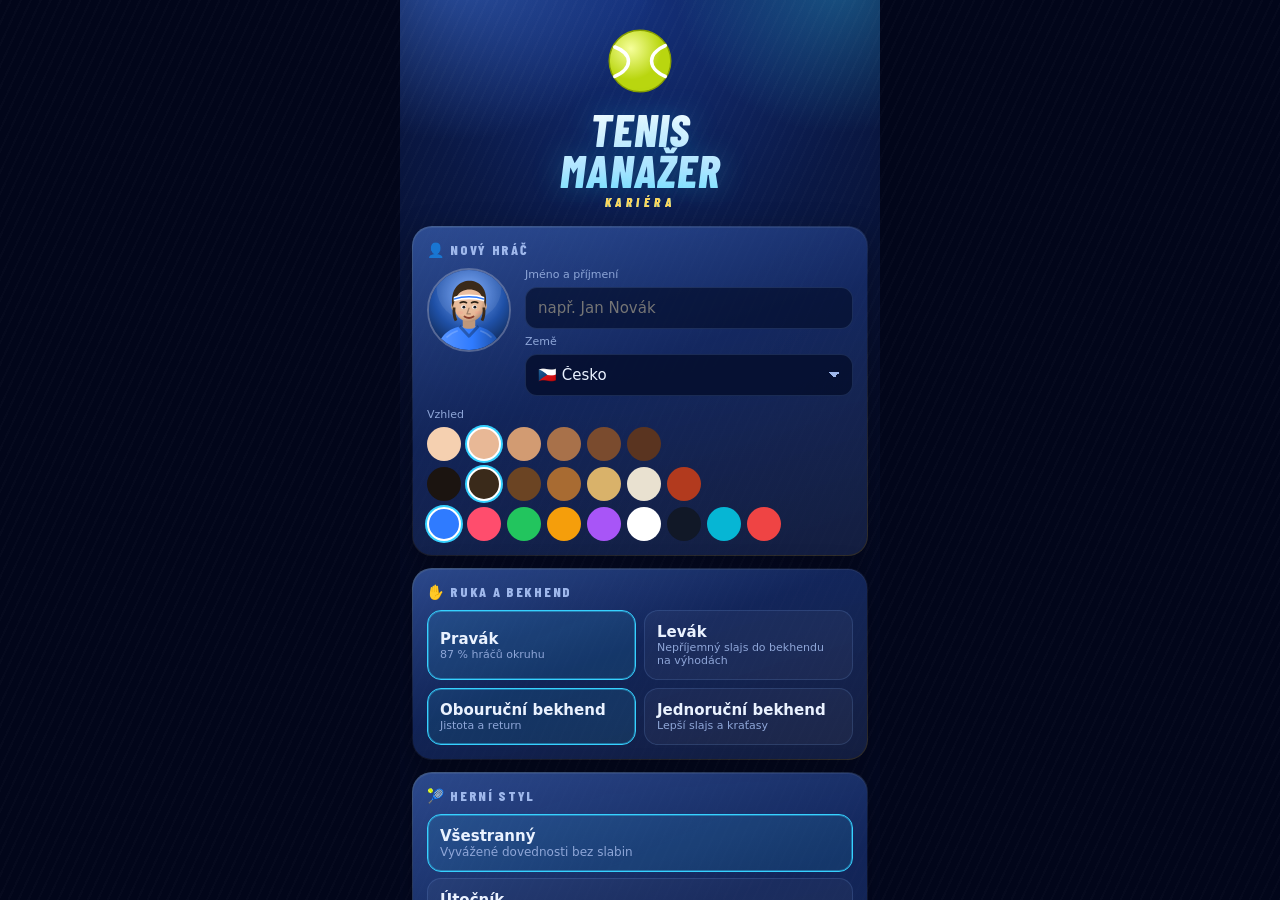
<file: index.html>
<!DOCTYPE html>
<html lang="cs"><head><meta charset="utf-8"><meta name="viewport" content="width=device-width,initial-scale=1,viewport-fit=cover"><meta name="theme-color" content="#060d24">
<meta name="apple-mobile-web-app-capable" content="yes"><meta name="mobile-web-app-capable" content="yes"><meta name="apple-mobile-web-app-status-bar-style" content="black-translucent"><meta name="apple-mobile-web-app-title" content="Tenis Manažer">
<title>Tenis Manažer – kariéra tenisty</title>
<link rel="icon" href="data:image/svg+xml,%3Csvg xmlns=%27http://www.w3.org/2000/svg%27 viewBox=%270 0 100 100%27%3E%3Ctext y=%27.9em%27 font-size=%2790%27%3E🎾%3C/text%3E%3C/svg%3E"><link rel="apple-touch-icon" href="icon-180.png"><link rel="manifest" href="manifest.webmanifest">
<link rel="stylesheet" href="css/app.css?v=84e4aa6c"><script>window.__bootErr=function(e){try{var s=document.getElementById('splash');if(!s)return;s.classList.remove('gone');var m=document.getElementById('serr');if(m)m.textContent='Hru se nepodařilo spustit:\n'+(e&&e.message?e.message:e)+(e&&e.stack?'\n'+String(e.stack).split('\n').slice(0,3).join('\n'):'');var p=s.querySelector('.sp2');if(p)p.style.display='none';}catch(x){}};
window.addEventListener('error',function(ev){console.error('ERR',ev.message);if(!window.S&&!document.querySelector('#app .view'))window.__bootErr(ev.error||ev.message);});</script></head><body><div id="splash"><svg width="84" height="84" viewBox="0 0 64 64"><defs><radialGradient id="sbg" cx="35%" cy="30%"><stop offset="0" stop-color="#fbffc8"/><stop offset=".6" stop-color="#d9ef2a"/><stop offset="1" stop-color="#8da300"/></radialGradient></defs><circle cx="32" cy="32" r="28" fill="url(#sbg)"/><path d="M10 14c10 8 10 28 0 36M54 14c-10 8-10 28 0 36" fill="none" stroke="#fff" stroke-width="3.4" stroke-linecap="round"/></svg><div class="sl">TENIS<br>MANAŽER<small>KARIÉRA</small></div><div class="sp2"></div><div class="hint">Načítám hru…<br><small>Pokud se nic neděje, otevři hru v Safari:<br><b>robertzechovsky639-ui.github.io/tenis-manazer</b></small></div><div class="err" id="serr"></div></div><div id="app"></div>
<script src="js/data.js?v=d7c40bd6"></script>
<script src="js/app.js?v=c66776d9"></script>
</body></html>
</file>
<file: css/app.css>
@font-face{font-family:'TMSport';font-style:italic;font-weight:800;font-display:swap;src:url([data-uri]) format('woff2');unicode-range:U+0100-02BA, U+02BD-02C5, U+02C7-02CC, U+02CE-02D7, U+02DD-02FF, U+0304, U+0308, U+0329, U+1D00-1DBF, U+1E00-1E9F, U+1EF2-1EFF, U+2020, U+20A0-20AB, U+20AD-20C4, U+2113, U+2C60-2C7F, U+A720-A7FF}
@font-face{font-family:'TMSport';font-style:italic;font-weight:800;font-display:swap;src:url([data-uri]) format('woff2');unicode-range:U+0000-00FF, U+0131, U+0152-0153, U+02BB-02BC, U+02C6, U+02DA, U+02DC, U+0304, U+0308, U+0329, U+2000-206F, U+20AC, U+2122, U+2191, U+2193, U+2212, U+2215, U+FEFF, U+FFFD}
@font-face{font-family:'TMSport';font-style:normal;font-weight:600;font-display:swap;src:url([data-uri]) format('woff2');unicode-range:U+0100-02BA, U+02BD-02C5, U+02C7-02CC, U+02CE-02D7, U+02DD-02FF, U+0304, U+0308, U+0329, U+1D00-1DBF, U+1E00-1E9F, U+1EF2-1EFF, U+2020, U+20A0-20AB, U+20AD-20C4, U+2113, U+2C60-2C7F, U+A720-A7FF}
@font-face{font-family:'TMSport';font-style:normal;font-weight:600;font-display:swap;src:url([data-uri]) format('woff2');unicode-range:U+0000-00FF, U+0131, U+0152-0153, U+02BB-02BC, U+02C6, U+02DA, U+02DC, U+0304, U+0308, U+0329, U+2000-206F, U+20AC, U+2122, U+2191, U+2193, U+2212, U+2215, U+FEFF, U+FFFD}
@font-face{font-family:'TMSport';font-style:normal;font-weight:800;font-display:swap;src:url([data-uri]) format('woff2');unicode-range:U+0100-02BA, U+02BD-02C5, U+02C7-02CC, U+02CE-02D7, U+02DD-02FF, U+0304, U+0308, U+0329, U+1D00-1DBF, U+1E00-1E9F, U+1EF2-1EFF, U+2020, U+20A0-20AB, U+20AD-20C4, U+2113, U+2C60-2C7F, U+A720-A7FF}
@font-face{font-family:'TMSport';font-style:normal;font-weight:800;font-display:swap;src:url([data-uri]) format('woff2');unicode-range:U+0000-00FF, U+0131, U+0152-0153, U+02BB-02BC, U+02C6, U+02DA, U+02DC, U+0304, U+0308, U+0329, U+2000-206F, U+20AC, U+2122, U+2191, U+2193, U+2212, U+2215, U+FEFF, U+FFFD}
:root{--bg:#060d24;--bg2:#0b1a42;--card:rgba(20,40,95,.55);--card2:rgba(30,60,135,.45);--line:rgba(120,170,255,.18);--txt:#eaf2ff;--mut:#8ea6d8;--acc:#36d1ff;--acc2:#ffd34d;--good:#3ee68a;--bad:#ff5d73;--warn:#ffb648;--r:16px}
*{box-sizing:border-box;-webkit-tap-highlight-color:transparent}
html{height:100%;height:-webkit-fill-available}
html,body{margin:0;height:100%;height:100dvh;min-height:100%;min-height:-webkit-fill-available;background:#030817;color:var(--txt);font-family:system-ui,-apple-system,"Segoe UI",Roboto,"Noto Sans",sans-serif;font-size:15px}
body{display:flex;justify-content:center}
#app{width:100%;max-width:480px;min-height:100%;position:relative;background:radial-gradient(120% 60% at 50% -10%,#1b3f9a 0%,#0b1a42 45%,#060d24 100%);overflow-x:hidden;padding-bottom:78px}
button{font:inherit;color:inherit;border:0;cursor:pointer;background:none}
input,select{font:inherit;color:var(--txt);background:rgba(5,15,45,.7);border:1px solid var(--line);border-radius:12px;padding:11px 12px;width:100%;outline:none}
input:focus,select:focus{border-color:var(--acc)}
.top{position:sticky;top:0;z-index:20;display:flex;align-items:center;gap:8px;padding:10px 12px;background:linear-gradient(180deg,rgba(6,13,36,.97),rgba(6,13,36,.82));backdrop-filter:blur(8px);border-bottom:1px solid var(--line)}
.top .wk{font-weight:800;font-size:13px;line-height:1.1}.top .wk small{display:block;color:var(--mut);font-weight:500;font-size:11px}
.pill{display:inline-flex;align-items:center;gap:5px;padding:5px 9px;border-radius:999px;background:rgba(255,255,255,.07);border:1px solid var(--line);font-size:12.5px;font-weight:700;white-space:nowrap}
.pill.gold{color:var(--acc2)}.pill.cy{color:var(--acc)}
.sp{flex:1}
.view{padding:12px 12px 20px;animation:fade .25s ease}
@keyframes fade{from{opacity:0;transform:translateY(6px)}to{opacity:1;transform:none}}
.card{background:linear-gradient(160deg,var(--card2),var(--card));border:1px solid var(--line);border-radius:var(--r);padding:14px;margin-bottom:12px;box-shadow:0 8px 30px rgba(0,0,0,.25),inset 0 1px 0 rgba(255,255,255,.06);position:relative;overflow:hidden}
.card h3{margin:0 0 10px;font-size:13px;letter-spacing:.08em;text-transform:uppercase;color:var(--mut);display:flex;align-items:center;gap:8px}
.card h3 .sp{flex:1}
.row{display:flex;align-items:center;gap:10px}.col{display:flex;flex-direction:column;gap:6px}
.mut{color:var(--mut)}.small{font-size:12px}.tiny{font-size:11px}.b{font-weight:800}.c{text-align:center}.r{text-align:right}
.good{color:var(--good)}.bad{color:var(--bad)}.warn{color:var(--warn)}.gold{color:var(--acc2)}.cy{color:var(--acc)}
.btn{display:inline-flex;align-items:center;justify-content:center;gap:8px;padding:12px 16px;border-radius:14px;font-weight:800;letter-spacing:.02em;background:linear-gradient(180deg,#3fb7ff,#1f6fe6);box-shadow:0 6px 18px rgba(31,111,230,.45),inset 0 1px 0 rgba(255,255,255,.35);transition:transform .08s,filter .2s;text-transform:uppercase;font-size:14px}
.btn:active{transform:scale(.97)}.btn:disabled{filter:grayscale(1) brightness(.6);cursor:not-allowed}
.btn.big{width:100%;padding:16px;font-size:16px;border-radius:16px}
.btn.gold{background:linear-gradient(180deg,#ffe27a,#f2a514);color:#2b1a00;box-shadow:0 6px 18px rgba(242,165,20,.4),inset 0 1px 0 rgba(255,255,255,.6)}
.btn.green{background:linear-gradient(180deg,#5ef0a0,#14a85a);color:#032112}
.btn.ghost{background:rgba(255,255,255,.07);box-shadow:none;border:1px solid var(--line);text-transform:none;font-weight:700}
.btn.red{background:linear-gradient(180deg,#ff7b8d,#d6304a)}
.btn.sm{padding:8px 11px;font-size:12px;border-radius:11px;min-height:40px}
.nav{position:fixed;bottom:0;left:50%;transform:translateX(-50%);width:100%;max-width:480px;display:flex;z-index:30;background:linear-gradient(0deg,rgba(4,9,28,.99),rgba(8,18,50,.95));border-top:1px solid var(--line);padding:6px 4px calc(6px + env(safe-area-inset-bottom))}
.nav button{flex:1;display:flex;flex-direction:column;align-items:center;gap:2px;font-size:10.5px;color:var(--mut);padding:5px 0;border-radius:12px;font-weight:700}
.nav button .i{font-size:21px;filter:grayscale(.6);transition:transform .2s}
.nav button.on{color:#fff;background:rgba(54,209,255,.12)}.nav button.on .i{filter:none;transform:translateY(-2px) scale(1.1)}
.bar{height:8px;border-radius:99px;background:rgba(255,255,255,.08);overflow:hidden;position:relative}
.bar>i{display:block;height:100%;border-radius:99px;background:linear-gradient(90deg,#2a8cff,#36d1ff);transition:width .5s}
.bar.en>i{background:linear-gradient(90deg,#ff5d73,#ffb648 40%,#3ee68a 75%)}
.bar.xp{height:4px;margin-top:3px}.bar.xp>i{background:linear-gradient(90deg,#ffd34d,#ff9f2e)}
/* level bars like segmented */
.lvl{display:grid;grid-template-columns:78px 1fr 34px;align-items:center;gap:8px;margin:7px 0}
.lvl .nm{font-size:12.5px;color:var(--mut);font-weight:700}
.lvl .v{font-weight:900;text-align:right;font-size:15px}
.seg{display:flex;gap:2px;height:10px}
.seg span{flex:1;border-radius:2px;background:rgba(255,255,255,.08)}
.seg span.on{background:linear-gradient(180deg,#5fe0ff,#2076ff);box-shadow:0 0 6px rgba(54,209,255,.5)}
.seg span.hi{background:linear-gradient(180deg,#ffe27a,#f2a514);box-shadow:0 0 6px rgba(255,211,77,.5)}
.ov{width:86px;height:86px;border-radius:50%;display:grid;place-items:center;position:relative;flex:none}
.ov b{font-size:30px;font-weight:900;line-height:1}.ov small{font-size:9px;color:var(--mut);letter-spacing:.1em;text-transform:uppercase;display:block;text-align:center}
.avatar{border-radius:50%;background:radial-gradient(circle at 50% 35%,#3a6fe0,#132a66);border:2px solid rgba(255,255,255,.25);overflow:hidden;flex:none}
.tier{display:inline-flex;align-items:center;justify-content:center;padding:3px 7px;border-radius:7px;font-size:10.5px;font-weight:900;color:#06102a;letter-spacing:.03em;min-width:40px}
.surf{display:inline-flex;align-items:center;gap:4px;padding:3px 8px;border-radius:7px;font-size:11px;font-weight:800;color:#fff}
.ev{display:flex;gap:10px;align-items:center;padding:11px;border-radius:14px;background:rgba(255,255,255,.04);border:1px solid var(--line);margin-bottom:8px;transition:background .2s}
.ev.sel{border-color:var(--acc2);background:rgba(255,211,77,.08);box-shadow:0 0 0 1px rgba(255,211,77,.3) inset}
.ev .ic{width:44px;height:44px;border-radius:12px;display:grid;place-items:center;font-size:22px;flex:none}
.ev .t{flex:1;min-width:0}.ev .t b{display:block;font-size:14.5px;white-space:nowrap;overflow:hidden;text-overflow:ellipsis}
.chips{display:flex;gap:6px;flex-wrap:wrap;margin-top:4px}
.tabs{display:flex;gap:6px;background:rgba(255,255,255,.05);padding:4px;border-radius:13px;margin-bottom:12px}
.tabs button{flex:1;padding:8px 4px;border-radius:10px;font-size:12.5px;font-weight:800;color:var(--mut)}
.tabs button.on{background:linear-gradient(180deg,#2f8bff,#1d5fd0);color:#fff;box-shadow:0 3px 10px rgba(31,111,230,.4)}
table{width:100%;border-collapse:collapse}
.rk td{padding:8px 5px;border-bottom:1px solid rgba(255,255,255,.05);font-size:13px}
.rk tr.me td{background:rgba(255,211,77,.12)}.rk tr.cz td:first-child{box-shadow:inset 3px 0 0 #36d1ff}
.rk tr{cursor:pointer}
.mv{font-size:10px;font-weight:800}
.news{padding:8px 0;border-bottom:1px solid rgba(255,255,255,.06);font-size:13px;line-height:1.35}
.news small{color:var(--mut);margin-right:6px}
.modal-bg{position:fixed;inset:0;background:rgba(0,4,16,.72);backdrop-filter:blur(4px);z-index:100;display:flex;align-items:flex-end;justify-content:center;animation:fade .2s}
.modal{width:100%;max-width:480px;max-height:92vh;overflow:auto;background:linear-gradient(180deg,#14306e,#0a173d);border:1px solid var(--line);border-radius:22px 22px 0 0;padding:18px 16px 22px;box-shadow:0 -10px 40px rgba(0,0,0,.5);animation:up .28s cubic-bezier(.2,.9,.3,1.2)}
@keyframes up{from{transform:translateY(40px);opacity:.3}to{transform:none;opacity:1}}
.modal h2{margin:0 0 12px;font-size:20px}
.toast{position:fixed;left:50%;top:70px;transform:translateX(-50%);z-index:200;background:linear-gradient(180deg,#203f8f,#132a66);border:1px solid rgba(54,209,255,.4);padding:10px 16px;border-radius:14px;font-weight:700;font-size:13.5px;animation:toast 2.6s forwards;max-width:90%;text-align:center;box-sizing:border-box}
.toast.toast-match{top:auto;bottom:calc(var(--mfoot-h,108px) + 8px)}
@keyframes toast{0%{opacity:0;transform:translate(-50%,-10px)}8%{opacity:1;transform:translate(-50%,0)}85%{opacity:1}100%{opacity:0}}
.grid2{display:grid;grid-template-columns:1fr 1fr;gap:8px}.grid3{display:grid;grid-template-columns:repeat(3,1fr);gap:8px}
.tile{background:rgba(255,255,255,.05);border:1px solid var(--line);border-radius:13px;padding:10px;text-align:center}
.tile b{display:block;font-size:20px;font-weight:900}.tile span{font-size:11px;color:var(--mut)}
.opt{padding:12px;border-radius:14px;border:1px solid var(--line);background:rgba(255,255,255,.04);text-align:left;width:100%}
.opt.on{border-color:var(--acc);background:rgba(54,209,255,.1);box-shadow:0 0 0 1px rgba(54,209,255,.4) inset}
.sw{width:34px;height:34px;border-radius:50%;border:2px solid transparent}.sw.on{border-color:#fff;box-shadow:0 0 0 2px var(--acc)}
.logo{font-weight:900;font-size:34px;letter-spacing:.02em;line-height:.95;text-align:center;background:linear-gradient(180deg,#fff,#9fd8ff);-webkit-background-clip:text;background-clip:text;color:transparent;text-shadow:0 0 30px rgba(54,209,255,.3)}
.logo small{display:block;font-size:13px;letter-spacing:.4em;color:var(--acc2);-webkit-text-fill-color:var(--acc2);margin-top:6px}
.map{width:100%;aspect-ratio:2/1;border-radius:14px;background:radial-gradient(100% 120% at 50% 0%,#123a86,#081a46 70%);border:1px solid var(--line);display:block}
.map .land{fill:#1d4aa6;stroke:#5fa8ff;stroke-width:.35;opacity:.85}
.map .dot{cursor:pointer;transition:r .2s}
.map .pulse{animation:pulse 1.6s infinite;transform-box:fill-box;transform-origin:center}
@keyframes pulse{0%{opacity:.9;transform:scale(1)}100%{opacity:0;transform:scale(3.2)}}
.wkstrip{display:flex;gap:5px;overflow-x:auto;padding:4px 2px 8px;scrollbar-width:none}
.wkstrip::-webkit-scrollbar{display:none}
.wkstrip button{flex:none;min-width:40px;padding:6px 4px;border-radius:10px;background:rgba(255,255,255,.05);border:1px solid var(--line);font-size:11px;font-weight:800;color:var(--mut);display:flex;flex-direction:column;align-items:center;gap:2px}
.wkstrip button.on{background:linear-gradient(180deg,#2f8bff,#1d5fd0);color:#fff}
.wkstrip button.now{border-color:var(--acc2)}
.wkstrip i{width:8px;height:8px;border-radius:50%;display:block}
/* match */
.mv-wrap{position:fixed;top:var(--app-vtop,0px);left:0;right:0;bottom:auto;width:100%;height:100%;height:100dvh;height:-webkit-fill-available;height:var(--app-vh,100dvh);max-height:var(--app-vh,100dvh);z-index:60;display:flex;justify-content:center;background:#030817;overflow:hidden}
.mview{width:100%;max-width:480px;height:100%;max-height:100%;min-height:0;display:flex;flex-direction:column;background:radial-gradient(130% 70% at 50% 0%,#173a8c,#071437 60%,#040b22);overflow:hidden}
.mbody{flex:1 1 auto;min-height:0;overflow-x:hidden;overflow-y:auto;-webkit-overflow-scrolling:touch;overscroll-behavior:contain;display:flex;flex-direction:column}
.mbody>*{flex:none}
.mbody>.court-wrap{flex:1 1 auto;min-height:140px}
.mfoot{flex:none;z-index:8;width:100%;max-width:100%;box-sizing:border-box;background:linear-gradient(0deg,rgba(4,11,34,1) 75%,rgba(4,11,34,.97));border-top:1px solid rgba(150,200,255,.18);padding-bottom:env(safe-area-inset-bottom,0px)}
.mhead{display:flex;align-items:center;gap:8px;padding:8px 12px 4px;font-size:12px;color:var(--mut)}
.sb{margin:4px 10px;border-radius:14px;overflow:hidden;background:linear-gradient(180deg,#0d2156,#09183f);border:1px solid rgba(120,170,255,.25);box-shadow:0 8px 24px rgba(0,0,0,.4)}
.sb .pl{display:grid;grid-template-columns:16px 1fr repeat(5,24px) 40px;align-items:center;gap:3px;padding:7px 10px;font-weight:800;font-size:14px}
.sb .pl+.pl{border-top:1px solid rgba(255,255,255,.07)}
.sb .nm{white-space:nowrap;overflow:hidden;text-overflow:ellipsis}.sb .nm small{color:var(--mut);font-weight:600;font-size:11px;margin-left:4px}
.sb .st{text-align:center;color:var(--mut);font-size:14px}.sb .st.w{color:#fff}.sb .st.cur{color:var(--acc2)}
.sb .st sup{font-size:8px}
.sb .pt{text-align:center;background:linear-gradient(180deg,#ffe27a,#f2a514);color:#2b1a00;border-radius:7px;padding:3px 0;font-weight:900;font-size:15px;transition:transform .2s}
.sb .pt.pop{animation:pop .35s}
@keyframes pop{50%{transform:scale(1.25)}}
.srvdot{width:9px;height:9px;border-radius:50%;background:#e8ff3a;box-shadow:0 0 8px #e8ff3a;opacity:0}.srvdot.on{opacity:1}
.court-wrap{flex:1;min-height:0;position:relative;display:flex;justify-content:center;align-items:center;padding:2px 0}
.court{height:100%;max-height:100%;max-width:96%;filter:drop-shadow(0 10px 25px rgba(0,0,0,.5))}
.callout{position:absolute;left:50%;top:46%;transform:translate(-50%,-50%);font-weight:900;font-size:28px;letter-spacing:.04em;pointer-events:none;text-shadow:0 3px 0 rgba(0,0,0,.4),0 0 24px rgba(54,209,255,.6);opacity:0;white-space:normal;text-align:center;max-width:94%;line-height:.95;padding:0 6px;box-sizing:border-box}
.callout.show{animation:call 1.1s ease-out}
@keyframes call{0%{opacity:0;transform:translate(-50%,-50%) scale(.5)}20%{opacity:1;transform:translate(-50%,-50%) scale(1.1)}70%{opacity:1;transform:translate(-50%,-50%) scale(1)}100%{opacity:0;transform:translate(-50%,-60%) scale(1)}}
.rally{position:absolute;right:6px;top:30%;background:rgba(0,0,0,.45);border:1px solid var(--line);border-radius:12px;padding:5px 9px;font-weight:900;font-size:12px;text-align:center}
.rally b{display:block;font-size:20px;color:var(--acc2)}
.comm{margin:0 10px;padding:7px 10px;border-radius:11px;background:rgba(0,0,0,.3);font-size:12.5px;min-height:34px;line-height:1.35;border:1px solid rgba(255,255,255,.05)}
.mbars{display:grid;grid-template-columns:1fr 1fr;gap:10px;padding:6px 12px 2px;font-size:11px;color:var(--mut)}
.mom{height:6px;border-radius:9px;background:linear-gradient(90deg,#ff5d73,#ff5d73 50%,#36d1ff 50%,#36d1ff);position:relative;margin:4px 12px 2px;overflow:hidden}
.mom i{position:absolute;top:-3px;width:4px;height:12px;background:#fff;border-radius:3px;transition:left .4s;box-shadow:0 0 6px #fff}
.cards{display:flex;gap:7px;overflow-x:auto;padding:6px 10px;scrollbar-width:none}.cards::-webkit-scrollbar{display:none}
.kc{flex:none;width:76px;height:96px;border-radius:12px;position:relative;background:linear-gradient(170deg,#3667d8,#1a2f73);border:1px solid rgba(160,200,255,.35);display:flex;flex-direction:column;align-items:center;justify-content:center;padding:4px;text-align:center;box-shadow:0 5px 14px rgba(0,0,0,.35);transition:transform .15s}
.kc:active{transform:scale(.95)}
.kc .ki{font-size:26px}.kc .kn{font-size:9.5px;font-weight:800;line-height:1.1;margin-top:3px}.kc .kco{position:absolute;top:4px;right:5px;font-size:10px;font-weight:900;color:#9ff3c4}
.kc.act{background:linear-gradient(170deg,#ffb648,#d4561c);border-color:#ffe27a;box-shadow:0 0 16px rgba(255,182,72,.7);animation:glow 1s infinite alternate}
@keyframes glow{to{box-shadow:0 0 26px rgba(255,182,72,1)}}
.kc .cdv{position:absolute;inset:0;border-radius:12px;background:rgba(3,8,25,.72);display:grid;place-items:center;font-weight:900;font-size:16px}
.kc.no{filter:grayscale(.8) brightness(.7)}
.mctrl{display:flex;gap:6px;padding:6px 10px calc(10px + env(safe-area-inset-bottom));align-items:center}
.mctrl .btn{padding:10px 10px;font-size:12px}
.seg-t{display:flex;background:rgba(255,255,255,.06);border-radius:11px;padding:3px;gap:2px}
.seg-t button{padding:7px 8px;border-radius:9px;font-size:12px;font-weight:800;color:var(--mut)}
.seg-t button.on{background:#2a6fe0;color:#fff}
.stt td{padding:6px 4px;font-size:13px;border-bottom:1px solid rgba(255,255,255,.06)}
.stt td:nth-child(2){text-align:center;color:var(--mut);font-size:12px}
.stt td:first-child{text-align:right;font-weight:800}.stt td:last-child{font-weight:800}
.trophy{display:flex;flex-direction:column;align-items:center;gap:3px;padding:8px 4px;border-radius:12px;background:rgba(255,255,255,.04);text-align:center;font-size:10.5px}
.trophy .tw{font-size:30px;filter:drop-shadow(0 3px 6px rgba(0,0,0,.5))}
.ach{display:flex;gap:10px;align-items:center;padding:8px;border-radius:12px;background:rgba(255,255,255,.04);margin-bottom:6px}
.ach.lock{opacity:.4;filter:grayscale(1)}
.ach .ai{font-size:24px;width:36px;text-align:center}
.shop{display:flex;align-items:center;gap:10px;padding:10px;border-radius:13px;background:rgba(255,255,255,.04);border:1px solid var(--line);margin-bottom:8px}
.shop .si{font-size:26px;width:40px;text-align:center}
.stars{color:var(--acc2);letter-spacing:1px;font-size:12px}
.trow{display:grid;grid-template-columns:1fr auto;gap:8px;align-items:center;padding:9px 0;border-bottom:1px solid rgba(255,255,255,.06)}
.vs{display:grid;grid-template-columns:1fr 70px 1fr;gap:6px;align-items:center;margin:4px 0;font-size:13px}
.vs .l{display:flex;justify-content:flex-end;align-items:center;gap:6px}.vs .rr{display:flex;align-items:center;gap:6px}
.vs .bar{flex:1;height:7px}
.vs .l .bar{transform:scaleX(-1)}
.vs .m{text-align:center;font-size:11px;color:var(--mut);font-weight:700}
.bracket .bm{display:flex;flex-direction:column;padding:7px 9px;border-radius:10px;background:rgba(255,255,255,.04);margin-bottom:6px;font-size:12.5px}
.bracket .bm div{display:flex;justify-content:space-between;gap:6px}
.bracket .bm .w{font-weight:800}.bracket .bm .l{color:var(--mut)}
.bracket .bm.me{border:1px solid rgba(255,211,77,.5)}
.confetti{position:fixed;inset:0;pointer-events:none;z-index:150;overflow:hidden}
.confetti i{position:absolute;top:-10px;width:8px;height:14px;border-radius:2px;animation:fall linear forwards}
@keyframes fall{to{transform:translateY(110vh) rotate(720deg)}}
.hero{position:relative;padding:16px 14px;border-radius:20px;background:linear-gradient(140deg,#2a62e8 0%,#1a3a9a 45%,#0e1f5c 100%);border:1px solid rgba(150,200,255,.3);margin-bottom:12px;overflow:hidden;box-shadow:0 12px 36px rgba(14,40,120,.55)}
.hero:before{content:"";position:absolute;right:-40px;top:-40px;width:180px;height:180px;border-radius:50%;background:radial-gradient(circle,#e8ff3a 0 30%,transparent 31%),radial-gradient(circle,rgba(255,255,255,.12),transparent 60%);opacity:.18}
.rankbadge{display:flex;flex-direction:column;align-items:center;justify-content:center;min-width:70px;padding:6px 8px;border-radius:14px;background:rgba(0,0,0,.25);border:1px solid rgba(255,255,255,.15)}
.rankbadge b{font-size:24px;font-weight:900;line-height:1}.rankbadge span{font-size:10px;color:var(--mut);text-transform:uppercase;letter-spacing:.08em}
.chart{display:flex;align-items:flex-end;gap:1px;height:50px}
.chart i{flex:1;background:linear-gradient(0deg,#2076ff,#5fe0ff);border-radius:2px 2px 0 0;min-height:1px}
.lock-ic{opacity:.5}
.hidden{display:none!important}
.kbd{font-size:11px;background:rgba(255,255,255,.08);padding:2px 6px;border-radius:6px}
/* ===== v3: broadcast match view ===== */
.court{height:100%;max-height:100%;width:100%;max-width:100%;filter:none}
.court-wrap{padding:0;overflow:hidden}
.tvsb{margin:6px 8px 4px;border-radius:10px;overflow:hidden;background:linear-gradient(180deg,#0a1840,#061030);border:1px solid rgba(140,190,255,.3);box-shadow:0 10px 26px rgba(0,0,0,.5),inset 0 1px 0 rgba(255,255,255,.12);position:relative}
.tvsb .tvh{display:flex;align-items:center;gap:6px;padding:4px 8px;background:linear-gradient(90deg,#1d55d8,#0f2d80 70%,#0b1f58);font-size:10.5px;font-weight:900;letter-spacing:.08em}
.tvsb .tvh .tvt{white-space:nowrap;overflow:hidden;text-overflow:ellipsis;max-width:190px}
.tvsb .tvr{background:rgba(255,255,255,.16);padding:1px 6px;border-radius:5px;font-size:9.5px;white-space:nowrap}
.tvsb .tvh .surf{padding:1px 6px;font-size:9.5px}
.tvsb .pl{display:grid;align-items:center;gap:3px;padding:6px 8px 6px 6px;font-weight:800;font-size:14px;transition:background .3s}
.tvsb .pl+.pl{border-top:1px solid rgba(255,255,255,.08)}
.tvsb .pl.won{background:linear-gradient(90deg,rgba(62,230,138,.18),transparent)}
.tvsb .nm{white-space:nowrap;overflow:hidden;text-overflow:ellipsis;letter-spacing:.02em}.tvsb .nm small{color:var(--mut);font-weight:600;font-size:10.5px;margin-left:4px}.tvsb .nm em{font-style:normal;color:var(--acc);font-size:10.5px;margin-left:3px}
.tvsb .st{text-align:center;color:#7f93c2;font-size:15px;font-variant-numeric:tabular-nums}.tvsb .st.w{color:#fff}.tvsb .st.cur{color:#06102a;background:#e9f0ff;border-radius:4px}
.tvsb .st sup{font-size:8px}
.tvsb .pt{text-align:center;background:linear-gradient(180deg,#ffe27a,#f2a514);color:#2b1a00;border-radius:6px;padding:3px 0;font-weight:900;font-size:15px}
.tvsb .pt.pop{animation:pop .35s}
.srvdot{width:8px;height:8px;border-radius:50%}.srvdot.on{background:radial-gradient(circle at 35% 35%,#fbffb8,#c9e21a);box-shadow:0 0 6px #e3ff4a}
.tvflag{position:absolute;right:52px;top:2px;font-size:9.5px;font-weight:900;padding:2px 6px;border-radius:5px;letter-spacing:.08em;animation:glow .7s infinite alternate}
.tvflag.bp{background:#ff5d73;color:#fff}.tvflag.sp{background:#ffd34d;color:#2b1a00}
.lower3{position:absolute;left:50%;bottom:8px;transform:translateX(-50%) translateY(30px);opacity:0;display:flex;align-items:center;gap:8px;background:linear-gradient(90deg,rgba(10,24,64,.92),rgba(29,85,216,.92),rgba(10,24,64,.92));border:1px solid rgba(160,200,255,.4);border-radius:9px;padding:5px 12px;font-size:11px;white-space:nowrap;pointer-events:none}
.lower3 b{font-size:16px;color:#fff}.lower3 em{font-style:normal;color:var(--acc2);font-weight:900;letter-spacing:.08em;font-size:10px}.lower3 span{color:var(--mut);font-weight:700}
.lower3.show{animation:l3 4s ease forwards}
@keyframes l3{0%{opacity:0;transform:translateX(-50%) translateY(30px)}10%,85%{opacity:1;transform:translateX(-50%) translateY(0)}100%{opacity:0;transform:translateX(-50%) translateY(20px)}}
#pl0,#pl1{transition:transform .3s}
.fig .arm{transform-origin:12px -79px;transform-box:view-box}
.fig .legL{transform-origin:-5px -46px;transform-box:view-box}.fig .legR{transform-origin:5px -46px;transform-box:view-box}
.fig.run .legL{animation:runL .28s infinite alternate}.fig.run .legR{animation:runR .28s infinite alternate}
@keyframes runL{from{transform:rotate(-22deg)}to{transform:rotate(18deg)}}@keyframes runR{from{transform:rotate(18deg)}to{transform:rotate(-22deg)}}
.fig.swF .arm{animation:swF .4s ease-out}.fig.swB .arm{animation:swB .4s ease-out}.fig.srv .arm{animation:srv .45s ease-in-out}
@keyframes swF{0%{transform:rotate(-70deg)}55%{transform:rotate(40deg)}100%{transform:rotate(95deg)}}
@keyframes swB{0%{transform:rotate(120deg)}55%{transform:rotate(10deg)}100%{transform:rotate(-55deg)}}
@keyframes srv{0%{transform:rotate(0)}40%{transform:rotate(-150deg)}70%{transform:rotate(-200deg)}100%{transform:rotate(30deg)}}
#crowd .fan{transform-box:fill-box;transform-origin:center bottom}
#crowd.cheer .fan:nth-child(3n){animation:jump .45s ease-in-out 2 alternate}
#crowd.cheer2 .fan:nth-child(2n),#crowd.cheer2 .fan:nth-child(3n){animation:jump .4s ease-in-out 3 alternate}
@keyframes jump{to{transform:translateY(-2.5px)}}
#ball{filter:drop-shadow(0 0 2px rgba(230,255,90,.8))}
.sheet{position:absolute;left:0;right:0;bottom:0;max-height:72%;overflow:auto;background:linear-gradient(180deg,rgba(20,48,110,.98),rgba(8,20,58,.99));border-top:1px solid rgba(160,200,255,.35);border-radius:20px 20px 0 0;transform:translateY(105%);transition:transform .3s cubic-bezier(.3,.8,.3,1);z-index:5;box-shadow:0 -12px 40px rgba(0,0,0,.5)}
.sheet.open{transform:none}
.sh-in{padding:12px 12px calc(16px + env(safe-area-inset-bottom))}
.mview{position:relative}
.tacrow{display:flex;flex-direction:column;gap:4px;margin:8px 0}.tacrow .tl{font-size:12px;font-weight:800;color:var(--mut)}
.tseg{flex-wrap:wrap}.tseg button{flex:1;padding:7px 4px;font-size:11.5px;min-width:0}
.presets{display:flex;gap:6px;flex-wrap:wrap;margin:10px 0 4px}
.btn.ghost.gold{color:var(--acc2);border-color:rgba(255,211,77,.4)}
.tips{margin-top:10px;display:flex;flex-direction:column;gap:8px}
.tip{display:flex;gap:10px;align-items:flex-start;background:rgba(255,255,255,.06);border:1px solid var(--line);border-radius:12px;padding:9px}
.tip .ti{font-size:22px;width:30px;text-align:center}
.stt.mini td{font-size:12px;padding:4px}
.scout{background:rgba(255,255,255,.05);border:1px solid var(--line);border-radius:14px;padding:10px;margin-bottom:6px}
/* cards v3 */
.kc{background:linear-gradient(165deg,#3c74ee 0%,#1c3a8e 55%,#13265e 100%);overflow:hidden}
.kc::before{content:"";position:absolute;inset:0;background:linear-gradient(120deg,transparent 30%,rgba(255,255,255,.18) 45%,transparent 60%);transform:translateX(-100%);animation:shine 4s infinite}
@keyframes shine{60%,100%{transform:translateX(100%)}}
.kc.lv2{background:linear-gradient(165deg,#9a5cf0,#4a2596 60%,#2a1460)}.kc.lv3{background:linear-gradient(165deg,#f0b43c,#a8601a 60%,#5e2f08)}
.kc .kring{width:42px;height:42px;border-radius:50%;display:grid;place-items:center;background:radial-gradient(circle at 40% 35%,rgba(255,255,255,.35),rgba(255,255,255,.05));border:1px solid rgba(255,255,255,.3)}
.kc .kact{position:absolute;bottom:3px;font-size:8.5px;font-weight:900;color:#2b1a00;background:#ffe27a;border-radius:5px;padding:0 4px}
.kc .cdv{background:conic-gradient(rgba(3,8,25,.8) var(--p),rgba(3,8,25,.35) 0)}
/* injuries */
.injbox{display:flex;gap:10px;align-items:center;background:linear-gradient(135deg,rgba(255,93,115,.18),rgba(255,93,115,.06));border:1px solid rgba(255,93,115,.45);border-radius:14px;padding:10px;margin:8px 0;cursor:pointer}
.injbox .ii{font-size:28px;width:40px;height:40px;display:grid;place-items:center;background:rgba(255,93,115,.2);border-radius:12px;animation:injp 1.6s infinite}
@keyframes injp{50%{box-shadow:0 0 0 6px rgba(255,93,115,0),0 0 14px rgba(255,93,115,.5)}}
.injpulse{font-size:54px;display:inline-grid;place-items:center;width:90px;height:90px;border-radius:50%;background:radial-gradient(circle,rgba(255,93,115,.35),rgba(255,93,115,.05));animation:injp 1.2s infinite}
.injtag{font-size:13px;margin-left:auto;padding:1px 4px;border-radius:6px;background:rgba(255,93,115,.2);border:1px solid rgba(255,93,115,.4)}
.injn{border-left:3px solid #ff5d73!important}
.injprog{height:7px;border-radius:9px;background:rgba(255,255,255,.1);overflow:hidden;margin-top:5px}.injprog i{display:block;height:100%;background:linear-gradient(90deg,#ff5d73,#ffb648,#3ee68a);border-radius:9px}
/* celebration */
.celebr{position:fixed;inset:0;z-index:200;display:grid;place-items:center;background:radial-gradient(circle at 50% 40%,rgba(40,80,180,.65),rgba(2,6,20,.94));animation:fade .3s}
.celebr canvas{position:absolute;inset:0;pointer-events:none}
.cbox{position:relative;text-align:center;padding:20px}
.cbox .rays{position:absolute;left:50%;top:95px;width:420px;height:420px;margin:-210px 0 0 -210px;background:repeating-conic-gradient(rgba(255,211,77,.16) 0 10deg,transparent 10deg 20deg);border-radius:50%;animation:spin 14s linear infinite;-webkit-mask:radial-gradient(circle,#000 20%,transparent 70%);mask:radial-gradient(circle,#000 20%,transparent 70%)}
@keyframes spin{to{transform:rotate(360deg)}}
.cbox .tw{position:relative;animation:trophy 1s cubic-bezier(.2,1.6,.4,1)}
@keyframes trophy{from{transform:scale(.2) rotate(-20deg);opacity:0}to{transform:none;opacity:1}}
.cbox .ct{position:relative;font-size:38px;font-weight:900;letter-spacing:.1em;background:linear-gradient(180deg,#fff4b8,#ffd34d 50%,#e08a00);-webkit-background-clip:text;background-clip:text;color:transparent;filter:drop-shadow(0 3px 0 rgba(0,0,0,.4))}
.cbox .cn{position:relative;font-size:18px;font-weight:800;margin-top:4px}
/* ===================== v4 premium skin ===================== */
:root{--disp:TMSport,"Arial Narrow",system-ui,sans-serif;--card:rgba(18,36,88,.62);--card2:rgba(30,62,140,.5);--line:rgba(130,180,255,.16);--gold1:#fff1a8;--gold2:#ffc531;--gold3:#d48a00}
html,body{background:#02061a}
body{-webkit-font-smoothing:antialiased;-webkit-text-size-adjust:100%}
#app{background:
 radial-gradient(60% 28% at 12% -4%,rgba(80,140,255,.45),transparent 70%),
 radial-gradient(50% 24% at 92% -2%,rgba(54,209,255,.3),transparent 70%),
 radial-gradient(120% 70% at 50% 0%,#14307a 0%,#0a1844 42%,#050c28 75%,#030820 100%);
 padding-bottom:96px}
#app:before{content:"";position:fixed;inset:0;pointer-events:none;background:repeating-linear-gradient(115deg,rgba(255,255,255,.018) 0 2px,transparent 2px 9px);z-index:0}
#app>*{position:relative;z-index:1}
.view{animation:viewin .35s cubic-bezier(.2,.8,.2,1)}
@keyframes viewin{from{opacity:0;transform:translateY(10px) scale(.99)}to{opacity:1;transform:none}}
/* type */
.b,.tile b,.lvl .v,.rankbadge b,.ov b,h2,.card h3,.btn,.pill,.tier,.surf,.tabs button,.seg-t button,.nav .nl,.top .wk,.ev .t b,.rk td.b,.logo,.mv{font-family:var(--disp)}
.b{letter-spacing:.01em}
h2{font-weight:800;letter-spacing:.01em;font-size:24px!important}
.card h3{font-weight:800;font-size:14px;letter-spacing:.12em;color:#9fb8ec}
/* top bar */
.top{background:linear-gradient(180deg,rgba(4,10,32,.96),rgba(6,14,42,.78));border-bottom:1px solid rgba(120,170,255,.14);box-shadow:0 8px 24px rgba(0,0,0,.3);padding:9px 12px}
.top .wk{display:flex;align-items:center;gap:8px;font-size:15px;font-weight:800}
.top .wk .wkn{display:grid;place-items:center;min-width:36px;height:30px;padding:0 6px;border-radius:9px;background:linear-gradient(180deg,#3fb7ff,#1d5fd0);font-size:16px;font-style:italic;box-shadow:0 4px 12px rgba(31,111,230,.45),inset 0 1px 0 rgba(255,255,255,.4)}
.top .wk small{font-family:system-ui;font-size:10.5px}
.pill{gap:4px;padding:5px 10px 5px 7px;font-size:15px;font-weight:800;background:linear-gradient(180deg,rgba(255,255,255,.1),rgba(255,255,255,.03));border:1px solid rgba(150,190,255,.2);box-shadow:inset 0 1px 0 rgba(255,255,255,.1)}
.pill .ico{width:16px;height:16px}
.pill.gold{color:#ffd65a}.pill.cy{color:#5fe0ff;cursor:pointer}.pill.en{color:#5ef0a0}.pill.en.low{color:#ff6b80;animation:glow 1s infinite alternate}
.ico{width:22px;height:22px;flex:none}
/* nav – floating glass dock */
.nav{background:none;border:0;padding:0 10px calc(8px + env(safe-area-inset-bottom));pointer-events:none}
.navin{pointer-events:auto;display:flex;gap:2px;padding:6px;border-radius:22px;background:linear-gradient(180deg,rgba(22,44,104,.92),rgba(8,18,52,.96));border:1px solid rgba(140,190,255,.22);box-shadow:0 14px 34px rgba(0,0,0,.55),inset 0 1px 0 rgba(255,255,255,.12);-webkit-backdrop-filter:blur(14px);backdrop-filter:blur(14px)}
.nav button{flex:1;gap:1px;padding:7px 0 5px;border-radius:16px;color:#7f97c9;position:relative;transition:color .2s}
.nav button .i{filter:none;line-height:0}
.nav button .ico{width:23px;height:23px;transition:transform .25s}
.nav .nl{font-size:12px;font-weight:600;letter-spacing:.03em}
.nav button.on{color:#fff;background:linear-gradient(180deg,rgba(63,183,255,.35),rgba(31,111,230,.18));box-shadow:inset 0 1px 0 rgba(255,255,255,.18),0 0 18px rgba(54,170,255,.25)}
.nav button.on .ico{transform:translateY(-1px) scale(1.08);filter:drop-shadow(0 0 6px rgba(95,224,255,.8));color:#8ff0ff}
.nav button.on:after{content:"";position:absolute;bottom:2px;left:50%;width:16px;height:3px;margin-left:-8px;border-radius:3px;background:#5fe0ff;box-shadow:0 0 8px #5fe0ff}
/* cards with gradient borders */
.card{border:1px solid transparent;background:linear-gradient(165deg,rgba(32,64,146,.62),rgba(12,26,70,.78)) padding-box,linear-gradient(160deg,rgba(140,190,255,.45),rgba(120,170,255,.06) 45%,rgba(255,211,77,.18)) border-box;border-radius:20px;box-shadow:0 12px 34px rgba(0,0,0,.32),inset 0 1px 0 rgba(255,255,255,.07)}
.tile{border-radius:14px;background:linear-gradient(180deg,rgba(255,255,255,.07),rgba(255,255,255,.02));border:1px solid rgba(150,190,255,.14)}
.tile b{font-size:22px;font-weight:800}
/* hero player card */
.hero{border-radius:24px;padding:16px 14px;border:1px solid transparent;background:
 radial-gradient(90% 70% at 100% 0%,rgba(95,224,255,.28),transparent 60%),
 linear-gradient(150deg,#2f6cf0 0%,#1b3fa8 38%,#0f2468 70%,#0a1a4c 100%) padding-box,
 linear-gradient(140deg,#9fd8ff,rgba(255,255,255,.08) 40%,#ffd34d) border-box;box-shadow:0 18px 44px rgba(10,30,90,.6),inset 0 1px 0 rgba(255,255,255,.25)}
.hero:before{right:-60px;top:-60px;width:220px;height:220px;opacity:.55}
.hero:after{content:"";position:absolute;inset:0;border-radius:inherit;background:linear-gradient(115deg,transparent 35%,rgba(255,255,255,.13) 45%,transparent 55%);background-size:250% 100%;animation:sweep 6s ease-in-out infinite;pointer-events:none}
@keyframes sweep{0%,60%{background-position:120% 0}100%{background-position:-120% 0}}
.hero .avatar{width:74px!important;height:74px!important;border:2px solid rgba(255,255,255,.55);box-shadow:0 0 0 3px rgba(95,224,255,.25),0 8px 20px rgba(0,0,0,.4)}
.hero>.row>div .b{font-size:24px!important;font-weight:800;letter-spacing:.01em}
.rankbadge{min-width:76px;padding:8px 8px 6px;border-radius:16px;background:linear-gradient(180deg,rgba(255,255,255,.16),rgba(0,0,0,.2));border:1px solid rgba(255,255,255,.3);box-shadow:inset 0 1px 0 rgba(255,255,255,.3),0 6px 16px rgba(0,0,0,.3)}
.rankbadge b{font-size:32px;font-weight:800;font-style:italic;background:linear-gradient(180deg,#fff,#bfe9ff);-webkit-background-clip:text;background-clip:text;color:transparent}
.rankbadge span{font-family:var(--disp);font-size:11px;font-weight:600}
.avatar{background:none}
/* overall ring */
.ov{box-shadow:0 0 24px rgba(255,211,77,.25)}
.ov b{font-weight:800;font-style:italic;background:linear-gradient(180deg,#fff,#ffe6a0);-webkit-background-clip:text;background-clip:text;color:transparent}
.ov small{font-family:var(--disp);font-weight:600;font-size:10px}
/* stat bars */
.lvl .nm{font-family:var(--disp);font-size:15px;font-weight:600;color:#a9c0ef;letter-spacing:.02em}
.lvl .v{font-size:19px;font-weight:800}
.seg{gap:2px;height:11px;padding:2px;border-radius:6px;background:rgba(0,0,0,.25);box-shadow:inset 0 1px 2px rgba(0,0,0,.4)}
.seg span{border-radius:2px;background:rgba(255,255,255,.06)}
.seg span.on{background:linear-gradient(180deg,#8cf0ff,#2b8cff 60%,#1d5fd0)}
.seg span.hi{background:linear-gradient(180deg,#fff3b0,#ffc531 60%,#e08a00)}
.bar{height:9px;background:rgba(0,0,0,.3);box-shadow:inset 0 1px 2px rgba(0,0,0,.4)}
.bar>i{box-shadow:0 0 10px rgba(54,209,255,.45)}
/* buttons */
.btn{font-weight:800;font-size:16px;letter-spacing:.06em;text-transform:uppercase;border-radius:15px;background:linear-gradient(180deg,#5cc8ff 0%,#2a86f0 48%,#1b5fd0 100%);box-shadow:0 4px 0 #0f3b8f,0 10px 22px rgba(31,111,230,.45),inset 0 1px 0 rgba(255,255,255,.55);position:relative;overflow:hidden;transition:transform .08s,box-shadow .08s}
.btn:active{transform:translateY(3px);box-shadow:0 1px 0 #0f3b8f,0 4px 10px rgba(31,111,230,.4),inset 0 1px 0 rgba(255,255,255,.5)}
.btn.gold{background:linear-gradient(180deg,#fff2a8 0%,#ffc531 50%,#e89400 100%);color:#2b1700;box-shadow:0 4px 0 #9a5d00,0 10px 24px rgba(242,165,20,.45),inset 0 1px 0 rgba(255,255,255,.8)}
.btn.gold:after{content:"";position:absolute;top:0;bottom:0;width:40%;left:-60%;background:linear-gradient(100deg,transparent,rgba(255,255,255,.65),transparent);transform:skewX(-20deg);animation:btnsh 3.2s infinite}
@keyframes btnsh{0%,70%{left:-60%}100%{left:130%}}
.btn.green{background:linear-gradient(180deg,#8bffc0,#25c46e 55%,#119250);box-shadow:0 4px 0 #0a5f33,0 10px 22px rgba(20,168,90,.4),inset 0 1px 0 rgba(255,255,255,.6)}
.btn.red{background:linear-gradient(180deg,#ff9aa8,#ef4b63 55%,#c22540);box-shadow:0 4px 0 #7d1426,0 10px 22px rgba(214,48,74,.4),inset 0 1px 0 rgba(255,255,255,.5)}
.btn.ghost{background:linear-gradient(180deg,rgba(255,255,255,.1),rgba(255,255,255,.03));box-shadow:inset 0 1px 0 rgba(255,255,255,.12);border:1px solid rgba(150,190,255,.22);letter-spacing:.03em}
.btn.ghost:active{transform:scale(.97)}
.btn.sm{font-size:13px;padding:8px 12px;min-height:40px;box-shadow:0 3px 0 #0f3b8f,inset 0 1px 0 rgba(255,255,255,.45)}
.btn.ghost.sm{box-shadow:inset 0 1px 0 rgba(255,255,255,.12)}
.btn.gold.sm{box-shadow:0 3px 0 #9a5d00,inset 0 1px 0 rgba(255,255,255,.7)}
/* tabs & segmented */
.tabs{background:rgba(0,0,0,.25);border:1px solid rgba(150,190,255,.12);border-radius:15px;padding:4px}
.tabs button{font-size:15px;font-weight:600;letter-spacing:.03em;border-radius:11px}
.tabs button.on{background:linear-gradient(180deg,#4db8ff,#1f6fe6);box-shadow:0 4px 12px rgba(31,111,230,.5),inset 0 1px 0 rgba(255,255,255,.4)}
.seg-t{background:rgba(0,0,0,.28);border:1px solid rgba(150,190,255,.1)}
.seg-t button{font-size:14px;font-weight:600}
.seg-t button.on{background:linear-gradient(180deg,#4db8ff,#1f6fe6);box-shadow:inset 0 1px 0 rgba(255,255,255,.35)}
/* tournament rows */
.ev{position:relative;border-radius:16px;background:linear-gradient(90deg,color-mix(in srgb,var(--tc,#36d1ff) 16%,transparent),rgba(255,255,255,.03) 45%);border:1px solid rgba(150,190,255,.14);overflow:hidden}
.ev:before{content:"";position:absolute;left:0;top:8px;bottom:8px;width:3px;border-radius:3px;background:var(--tc,#36d1ff);box-shadow:0 0 10px var(--tc,#36d1ff)}
.ev .ic{background:none!important;border:0!important;width:46px;height:46px}
.ev .t b{font-size:17px;font-weight:800}
.emb{filter:drop-shadow(0 3px 6px rgba(0,0,0,.45))}
.tier{font-family:var(--disp);font-size:12px;font-weight:800;border-radius:6px;box-shadow:inset 0 1px 0 rgba(255,255,255,.5)}
.surf{font-family:var(--disp);font-size:12px;font-weight:600;letter-spacing:.03em;box-shadow:inset 0 1px 0 rgba(255,255,255,.35)}
/* ranking table */
.rk td{font-size:14px;border-bottom:1px solid rgba(150,190,255,.07)}
.rk tr:nth-child(-n+3) td:first-child{color:#ffd65a;font-size:17px}
.rk tr.me td{background:linear-gradient(90deg,rgba(255,211,77,.18),rgba(255,211,77,.04))}
.rk td.b:first-child{font-style:italic;font-size:16px}
/* modals */
.modal-bg{background:rgba(1,4,16,.7);-webkit-backdrop-filter:blur(6px);backdrop-filter:blur(6px)}
.modal{border:1px solid transparent;background:linear-gradient(180deg,#183a86,#0b1a48 60%,#08133a) padding-box,linear-gradient(180deg,rgba(150,200,255,.5),rgba(150,200,255,.05)) border-box;border-radius:26px 26px 0 0;box-shadow:0 -20px 50px rgba(0,0,0,.5);animation:sheetin .32s cubic-bezier(.2,.9,.3,1)}
@keyframes sheetin{from{transform:translateY(40px);opacity:.4}to{transform:none;opacity:1}}
.toast{font-family:var(--disp);font-size:16px;font-weight:600;border-radius:14px;background:linear-gradient(180deg,#2a55c0,#14306e);box-shadow:0 12px 30px rgba(0,0,0,.45)}
/* ===== match view v4 ===== */
.mview{background:#03060f}
.court-wrap{background:#060a18}
.court{display:block}
.tvsb{margin:6px 8px 4px;border-radius:12px;background:linear-gradient(180deg,rgba(10,22,64,.97),rgba(4,10,34,.97));border:1px solid rgba(150,200,255,.3)}
.tvsb .tvh{background:linear-gradient(90deg,#2160f0,#1238a8 60%,#0b2468);font-family:var(--disp);font-size:13px;font-weight:800;letter-spacing:.1em;padding:3px 8px}
.tvsb .tvh .emb{filter:none}
.tvsb .pl{font-family:var(--disp);font-size:18px;font-weight:800;padding:4px 8px 4px 6px}
.tvsb .nm{letter-spacing:.03em}
.tvsb .st{font-size:19px;font-weight:800}
.tvsb .st.cur{background:linear-gradient(180deg,#fff,#d8e6ff);color:#06102a;border-radius:5px}
.tvsb .pt{font-size:19px;font-weight:800;background:linear-gradient(180deg,#fff2a8,#ffc531 55%,#e89400);box-shadow:inset 0 1px 0 rgba(255,255,255,.7)}
.tvflag{font-family:var(--disp);font-size:12px}
.callout{font-family:var(--disp);font-style:italic;font-weight:800;font-size:clamp(22px,10.5vw,40px);letter-spacing:.02em;text-transform:uppercase;-webkit-text-stroke:1.5px rgba(0,0,0,.35);text-shadow:0 4px 0 rgba(0,0,0,.35),0 0 30px currentColor;top:44%;white-space:normal;text-align:center;max-width:94%;line-height:.95;padding:0 6px;box-sizing:border-box}
.rally{font-family:var(--disp);background:linear-gradient(180deg,rgba(10,22,64,.85),rgba(4,10,34,.85));border:1px solid rgba(150,200,255,.3);border-radius:12px;font-size:11px;letter-spacing:.1em}
.rally b{font-size:24px;font-style:italic}
.spdbox{position:absolute;left:8px;top:36%;display:flex;flex-direction:column;align-items:center;padding:5px 9px;border-radius:12px;background:linear-gradient(180deg,rgba(10,22,64,.88),rgba(4,10,34,.88));border:1px solid rgba(150,200,255,.3);font-family:var(--disp);opacity:0;transform:translateX(-20px);pointer-events:none}
.spdbox em{font-style:normal;font-size:10px;letter-spacing:.1em;color:#9fb8ec}.spdbox b{font-size:26px;font-style:italic;line-height:1;color:#e8ff3a}.spdbox span{font-size:10px;color:#9fb8ec}
.spdbox.show{animation:spdin 2.2s ease forwards}
@keyframes spdin{0%{opacity:0;transform:translateX(-20px)}12%,80%{opacity:1;transform:none}100%{opacity:0;transform:translateX(-10px)}}
.hawk{position:absolute;right:6px;top:6px;bottom:auto;z-index:5;opacity:0;pointer-events:none;text-align:center;background:linear-gradient(180deg,rgba(10,22,64,.95),rgba(4,10,34,.95));border:1px solid rgba(150,200,255,.35);border-radius:12px;padding:4px;max-width:min(160px,48%)}
.hawk .hk-t{font-family:var(--disp);font-weight:800;font-size:11px;letter-spacing:.08em;color:#ffd65a;margin-bottom:2px;white-space:nowrap}
.hawk svg{width:120px;height:60px;max-width:100%;display:block}
.hawk.show{animation:hk 2.6s ease forwards}
@keyframes hk{0%{opacity:0;transform:scale(.8)}10%,85%{opacity:1;transform:none}100%{opacity:0}}
.lower3{font-family:var(--disp);font-size:13px}.lower3 b{font-size:20px}.lower3 em{font-size:12px}
.comm{background:linear-gradient(180deg,rgba(14,28,72,.8),rgba(6,14,40,.8));border:1px solid rgba(150,190,255,.14);font-size:13px}
.mctrl .btn{font-size:14px}
#crowd.cheer image{animation:cj .22s ease-in-out 4 alternate}
#crowd.cheer2 image{animation:cj .18s ease-in-out 7 alternate}
@keyframes cj{to{transform:translateY(-1.4px)}}
.flash{fill:#fff;opacity:0;animation:fl .35s ease-out 2}
@keyframes fl{0%{opacity:0}20%{opacity:1}100%{opacity:0}}
.puff{transform-box:fill-box;transform-origin:center;animation:puff .65s ease-out forwards}
@keyframes puff{from{transform:scale(.6);opacity:.95}to{transform:scale(3.2,2.4);opacity:0}}
.fig .body{animation:bob .8s ease-in-out infinite alternate}
@keyframes bob{to{transform:translateY(1.6px)}}
.fig.run .body{animation:none}
.fig .arm{transform-origin:14px -84px}
.fig .legL{transform-origin:-7px -52px}.fig .legR{transform-origin:7px -52px}
.kc{border-radius:14px;box-shadow:0 6px 16px rgba(0,0,0,.4),inset 0 1px 0 rgba(255,255,255,.3)}
.kc .kn{font-family:var(--disp);font-size:12px;font-weight:600;letter-spacing:.02em}
.kc .kco{font-family:var(--disp);font-size:12px}
/* splash */
#splash{position:fixed;inset:0;z-index:500;display:flex;flex-direction:column;align-items:center;justify-content:center;gap:16px;background:radial-gradient(120% 70% at 50% 10%,#1b46b8,#081640 55%,#030820);transition:opacity .5s}
#splash.gone{opacity:0;pointer-events:none}
#splash .sl{font-family:var(--disp);font-weight:800;font-style:italic;font-size:42px;line-height:.9;text-align:center;letter-spacing:.02em;background:linear-gradient(180deg,#fff,#bfe9ff 60%,#5fe0ff);-webkit-background-clip:text;background-clip:text;color:transparent}
#splash .sl small{display:block;font-size:15px;letter-spacing:.35em;color:#ffd65a;-webkit-text-fill-color:#ffd65a;margin-top:6px}
#splash .sp2{width:42px;height:42px;border-radius:50%;border:3px solid rgba(255,255,255,.15);border-top-color:#e8ff3a;animation:spin .8s linear infinite}
#splash .err{max-width:86%;color:#ffb3be;font:13px/1.4 system-ui;text-align:center;white-space:pre-wrap}
.logo{font-weight:800!important;font-style:italic;font-size:46px!important;line-height:.9!important;background:linear-gradient(180deg,#fff,#bfe9ff 60%,#5fe0ff);-webkit-background-clip:text;background-clip:text;color:transparent!important}
.logo small{-webkit-text-fill-color:#ffd65a;letter-spacing:.35em!important}
.mbody>*{flex:none}.mbody>.court-wrap{flex:1 1 auto;min-height:200px}
.court{position:absolute;inset:0;width:100%!important;height:100%!important;max-width:none;max-height:none}
.mview .cards{padding:4px 10px}
.mview .kc{height:84px;width:72px}
.mview .kc .kring{width:36px;height:36px}.mview .kc .ki{font-size:21px}
.hero>*{position:relative;z-index:1}
.hero:before{z-index:0;opacity:.16;right:-70px;top:auto;bottom:-80px}
select{-webkit-appearance:none;appearance:none;background-color:rgba(5,15,45,.85)!important;color:#eaf2ff!important;background-image:linear-gradient(45deg,transparent 50%,#9fb8ec 50%),linear-gradient(135deg,#9fb8ec 50%,transparent 50%);background-position:calc(100% - 18px) 50%,calc(100% - 12px) 50%;background-size:6px 6px;background-repeat:no-repeat;padding-right:30px}
select option{color:#111;background:#fff}
input{-webkit-appearance:none;appearance:none}
#splash .hint{font:600 14px/1.4 system-ui;color:#cfe0ff;text-align:center;opacity:0;animation:hintin .4s ease 4s forwards}
#splash .hint small{font-weight:500;color:#8ea6d8}#splash .hint b{color:#5fe0ff}
@keyframes hintin{to{opacity:1}}
.rally{padding:3px 7px;font-size:9px}.rally b{font-size:19px}

/* ---- v6: betting, integrity, staff ---- */
.betcard .betrow{padding:8px 0;border-bottom:1px solid rgba(255,255,255,.07)}
.betcard .betrow:last-child{border-bottom:0}
.betcard .betrow.own{opacity:.95}
.pubbar{height:5px;border-radius:99px;background:rgba(255,93,115,.35);margin:6px 0 2px;overflow:hidden}
.pubbar i{display:block;height:100%;background:linear-gradient(90deg,#36d1ff,#3ee68a);border-radius:99px}
.oddsline{display:flex;flex-direction:column;gap:2px;margin:8px 0;padding:8px 10px;border-radius:10px;background:rgba(8,16,40,.55);border:1px solid rgba(255,211,77,.25);font-size:13px}
.liveodds{font:600 11px/1.3 system-ui;color:#d7e6ff;text-align:center;padding:3px 8px 0}
.liveodds b{color:#ffd34d;font-variant-numeric:tabular-nums}
.warn{color:#ffb648}
.mview.hidepl #pl0,.mview.hidepl #pl1{opacity:0!important;visibility:hidden;pointer-events:none}
.mview.hidepl .figw,.mview.hidepl .fig{opacity:0!important}
button#plVis.on{border-color:rgba(255,211,77,.7);background:rgba(255,211,77,.18)}
.livemkts{display:flex;flex-direction:column;gap:8px;margin-top:8px}
@media(min-width:420px){.livemkts{flex-direction:row}.livemkts .lm{flex:1}}
.livemkts .lm{padding:8px;border-radius:10px;background:rgba(8,16,40,.5);border:1px solid rgba(255,255,255,.08)}
.livemkts .lm .row{justify-content:space-between;align-items:center;gap:6px;margin-top:4px}
.matchopts{display:flex;gap:6px;padding:4px 10px 0;align-items:center}
.matchopts .plvis{flex:1;text-transform:none;letter-spacing:0;font-weight:600;justify-content:space-between}
.matchopts .plvis b{font-weight:800;margin-left:6px;color:#8ea6d8}
.matchopts .plvis.on{border-color:rgba(255,211,77,.7);background:rgba(255,211,77,.16)}
.matchopts .plvis.on b{color:#ffd34d}
.liveodds{padding:2px 8px 0;text-align:left;flex:none;z-index:3}
.lov{background:rgba(8,16,40,.72);border:1px solid rgba(255,211,77,.28);border-radius:10px;padding:5px 8px 6px}
.lov-odds{display:flex;justify-content:space-between;align-items:center;gap:6px;font:600 11px/1.2 system-ui;color:#d7e6ff}
.lov-odds b{font-size:13px}
.lov-vol{text-align:center;font:800 12px/1.2 system-ui;color:#eef4ff;margin-top:3px}
.lov-vol b{color:#ffd34d;font-size:16px;font-variant-numeric:tabular-nums;margin:0 4px}
.lov-vol .add{color:#3ee68a;font-size:12px;margin-left:4px}
.lov-vol .spk{display:inline-block;margin-left:6px;font-size:10px;color:#ffb648;text-transform:uppercase;letter-spacing:.04em}
.lov.spike{border-color:rgba(255,211,77,.7);box-shadow:0 0 0 1px rgba(255,211,77,.25)}
.lov-bar{margin:4px 0 3px;height:6px}
.lov-split{display:flex;justify-content:space-between;gap:8px;font:700 10.5px/1.2 system-ui;color:#d7e6ff;font-variant-numeric:tabular-nums}
.lov-pre{text-align:center;font:600 10px/1.3 system-ui;color:#8ea6d8;margin-top:2px}
@media (max-height:720px){
  .mbody>.court-wrap{min-height:160px}
  .mview .kc{height:76px;width:68px}
  .lov{padding:4px 7px 5px}
  .lov-vol b{font-size:15px}
}
.mview{overflow:hidden;max-width:100%;width:100%}
.mctrl{display:flex;flex-direction:column;gap:5px;padding:5px 8px calc(8px + env(safe-area-inset-bottom,0px));align-items:stretch;width:100%;max-width:100%;box-sizing:border-box;overflow:hidden;flex:none}
.mctrl-row{display:flex;gap:5px;align-items:center;min-width:0;width:100%;flex-wrap:nowrap}
.mctrl .seg-t{flex:1 1 auto;min-width:0;justify-content:space-between}
.mctrl .seg-t button{flex:1 1 0;min-width:0;padding:7px 2px;font-size:13px}
.mctrl .btn{flex:none;padding:8px 8px;font-size:14px}
.mview .cards,.mfoot .cards{width:100%;max-width:100%;overflow-x:auto;overflow-y:hidden;-webkit-overflow-scrolling:touch;overscroll-behavior-x:contain;flex:none;align-items:stretch}
.mfoot .mctrl{padding-bottom:8px;overflow:visible}
.matchopts{min-width:0;max-width:100%;flex-wrap:wrap}
.matchopts .btn{min-width:0}
.lov-odds,.lov-split,.lov-pre,.lov-vol{min-width:0;overflow-wrap:anywhere}
.mbars,.comm,.liveodds,.mom,.tvsb{max-width:100%}
@media (max-width:430px){
  .mctrl .btn{padding:8px 7px}
  .mctrl .seg-t button{padding:7px 1px;font-size:12.5px}
}
@media (max-width:374px){
  .mctrl{padding:4px 6px calc(8px + env(safe-area-inset-bottom,0px));gap:4px}
  .mctrl .btn{padding:7px 6px;font-size:13px}
}

.lov.paused{border-color:rgba(255,182,72,.7)}
.lov-susp{text-align:center;font:800 10px/1.2 system-ui;color:#ffb648;text-transform:uppercase;letter-spacing:.04em;margin-top:3px}
.lov-spark-w{display:flex;justify-content:center;margin:2px 0 0}
.lov-spark{display:block;width:100%;max-width:160px;height:20px}
.mctrl .retb{padding:8px 7px}
@media (max-height:720px){.lov-spark{height:16px}}
@media (max-height:700px){
  .mbody>.court-wrap{flex:1 1 auto;min-height:120px}
  .mview .cards{padding:2px 8px}
  .mview .kc{height:58px;width:54px;padding:2px}
  .mview .kc .kring{width:26px;height:26px}
  .mview .kc .ki{font-size:16px}
  .mview .kc .kn{font-size:9px;margin-top:1px}
  .comm{min-height:0;padding:4px 8px;font-size:11.5px;margin:0 8px}
  .mbars{padding:2px 10px 0;font-size:10px}
  .mom{margin:2px 10px 0;height:5px}
  .tvsb{margin:4px 6px 2px}
  .tvsb .tvh{padding:2px 6px;font-size:11px}
  .tvsb .pl{font-size:15px;padding:2px 6px 2px 4px}
  .tvsb .st,.tvsb .pt{font-size:15px}
  .lov{padding:3px 6px 3px}
  .lov-vol{margin-top:1px}
  .lov-vol b{font-size:14px}
  .lov-spark{height:14px}
  .lov-bar{margin:2px 0 2px;height:5px}
  .matchopts{padding:2px 8px 0}
  .matchopts .btn{padding:6px 8px;font-size:12px}
  .mctrl{padding:3px 6px calc(6px + env(safe-area-inset-bottom,0px));gap:3px}
  .mctrl .btn{padding:6px 6px}
  .mctrl .seg-t button{padding:5px 1px;font-size:12px}
}

/* v7: neomezené peníze, noviny, tiskovky, chat sázkařů */
.infbadge{display:inline-flex;align-items:center;justify-content:center;min-width:20px;height:20px;margin:0 4px 0 2px;border-radius:999px;background:linear-gradient(180deg,#ffe38a,#d7a84a);color:#2a1d06;font-weight:800;font-size:12px;line-height:1;padding:0 6px}
.paper-card{cursor:pointer}
.paper-card.fresh{box-shadow:0 0 0 1px rgba(255,211,77,.55),0 8px 24px rgba(0,0,0,.25)}
.paper-new{display:inline-block;margin-left:8px;padding:1px 7px;border-radius:999px;background:#ffd34d;color:#2a1d06;font-size:10px;letter-spacing:.04em;text-transform:uppercase}
.paper-wrap{max-height:70vh;overflow:auto;-webkit-overflow-scrolling:touch}
.paper-sheet{background:#f4ecd6;color:#1c170f;border-radius:6px;padding:14px 16px 18px;font-family:Georgia,'Times New Roman',serif;box-shadow:inset 0 0 0 1px rgba(40,28,10,.18)}
.pmast-top,.pmast-bot{display:flex;justify-content:space-between;gap:8px;font-size:10px;letter-spacing:.08em;text-transform:uppercase;border-top:2px solid #1c170f;border-bottom:2px solid #1c170f;padding:4px 0;color:#3a2a16}
.pmast-name{font-size:28px;text-align:center;margin:8px 0 6px;letter-spacing:.05em;font-weight:700;color:#1c170f;line-height:1.05}
.pkicker{font-size:11px;letter-spacing:.14em;text-transform:uppercase;margin-top:12px;color:#6a3d16}
.phead{font-size:22px;line-height:1.2;margin:6px 0 8px;color:#1c170f}
.plead{font-size:14px;line-height:1.45;margin:0 0 12px;color:#2a2216}
.pcols{display:grid;grid-template-columns:1fr;gap:10px}
@media(min-width:520px){.pcols{grid-template-columns:1fr 1fr}.pmast-name{font-size:34px}.phead{font-size:26px}}
.pcol h4{margin:0 0 4px;font-size:13px;color:#1c170f}
.pcol p{margin:0;font-size:12.5px;line-height:1.45;color:#2a2216}
.press-j{font-size:13px;margin-top:4px}
.press-as{display:flex;flex-direction:column;gap:8px}
.press-a{text-align:left;white-space:normal;line-height:1.35;padding:10px 12px}
.press-a .tiny{display:block;margin-bottom:3px;text-transform:uppercase;letter-spacing:.06em}
.betchat{margin:4px 8px 2px;padding:4px 8px 5px;border-radius:8px;background:rgba(6,12,28,.55);border:1px solid rgba(120,170,255,.18);font-size:11px;line-height:1.3;max-height:72px;overflow:hidden}
.betchat.open{max-height:110px;overflow-y:auto;-webkit-overflow-scrolling:touch}
.betchat.closed{max-height:none;padding:3px 8px}
.bc-hd{display:flex;align-items:center;justify-content:space-between;gap:8px;font-size:10px;letter-spacing:.06em;text-transform:uppercase;color:rgba(230,240,255,.75);margin-bottom:2px}
.bc-acts{display:flex;gap:4px;flex-shrink:0}
.bc-t{padding:2px 7px !important;font-size:10px !important;min-height:0}
.bc-line{white-space:nowrap;overflow:hidden;text-overflow:ellipsis;color:rgba(236,242,255,.92);padding:1px 0}
.bc-line b{color:#ffd34d;margin-right:4px;font-weight:700}
@media (max-height:700px){
 .betchat{margin:2px 6px;padding:2px 6px 3px;max-height:56px;font-size:10px}
 .betchat.open{max-height:78px}
 .bc-hd{margin-bottom:1px}
}
@media print{
 body.printing-paper *{visibility:hidden}
 body.printing-paper #paperSheet,body.printing-paper #paperSheet *{visibility:visible}
 body.printing-paper #paperSheet{position:absolute;left:0;top:0;width:100%;background:#f6efd9;color:#1a160e;box-shadow:none;border-radius:0}
 .no-print{display:none !important}
 #mbg,nav.nav,div.top,div.mview,.btn{display:none !important}
 #paperSheet, #paperSheet *{visibility:visible}
 #paperSheet{position:absolute;left:0;top:0;width:auto;background:#f6efd9 !important;color:#1a160e !important}
}

/* v8: more options */
.v8acts{margin-top:10px;padding-top:8px;border-top:1px solid rgba(255,255,255,.08)}
.xmkt{margin:8px 0;padding:8px;border-radius:10px;background:rgba(8,16,36,.4)}
.xmkt .row.wrap,.row.wrap{flex-wrap:wrap;gap:6px}
.slipbox{margin-top:8px;padding:8px;border-radius:10px;background:rgba(255,211,77,.08);border:1px solid rgba(255,211,77,.25)}
.chal-fab{position:absolute;left:10px;right:10px;bottom:calc(var(--mfoot-h,96px) + 8px);z-index:4;width:auto}
.tacrow .tseg{flex-wrap:wrap}
@media (max-width:430px){
 .tacrow{flex-direction:column;align-items:flex-start;gap:4px}
 .tacrow .tl{margin-bottom:2px}
 .tseg button{padding:5px 7px;font-size:11px}
 .xmkt .btn{font-size:11px;padding:5px 8px}
 .v8acts{padding-bottom:4px}
}
@media (max-height:700px){
 .chal-fab{bottom:calc(var(--mfoot-h,86px) + 6px);padding:6px 8px;font-size:12px}
}

.tabs{flex-wrap:wrap}
.tabs button{min-width:18%;flex:1 1 18%}
@media (max-width:430px){
 .tabs button{font-size:11px !important;min-width:30%;flex:1 1 30%;padding:6px 3px}
 .tabs button .tiny{font-size:9px}
}
.press-as{display:flex;flex-direction:column;gap:6px}
.press-a{text-align:left;white-space:normal;line-height:1.35;padding:8px 10px}
.shop{display:flex;align-items:center;gap:10px;padding:8px 0;border-bottom:1px solid rgba(255,255,255,.07)}
.shop .si{font-size:22px;width:32px;text-align:center}

/* v9 */
.wxrow{display:flex;flex-wrap:wrap;gap:4px;padding:3px 8px 5px}
.wxp{font-size:10px;padding:2px 6px;background:rgba(8,18,40,.55);border:1px solid rgba(180,210,255,.25)}
.wxp.hot{border-color:#ffb648;color:#ffd34d}
.wxp.rain{border-color:#7ec8ff;color:#b8e0ff}
.phero-wrap{margin:0 0 8px;border-radius:10px;overflow:hidden;border:1px solid rgba(80,60,20,.25)}
.phero{display:block;width:100%;height:72px;background:#123}
.pcol.opin,.pcol.iview,.pcol.bcol,.pcol.lets{break-inside:avoid}
.awards{display:flex;flex-direction:column;gap:8px}
.award{padding:8px 10px;border-radius:10px;background:rgba(255,255,255,.06);border:1px solid rgba(255,211,77,.2)}
.award.mine{border-color:#ffd34d;background:rgba(255,211,77,.12)}
.plchart{width:100%;height:72px;margin-top:8px;background:rgba(0,0,0,.2);border-radius:8px}
.tipdne{background:linear-gradient(150deg,rgba(255,211,77,.16),rgba(20,40,95,.5))}
@media (max-width:430px){
 .phero{height:64px}
 .wxp{font-size:9px;padding:1px 5px}
 .awards{gap:6px}
}

/* v10 */
.chant{position:absolute;left:50%;top:18%;transform:translate(-50%,-8px);opacity:0;pointer-events:none;z-index:6;padding:6px 12px;border-radius:999px;background:rgba(8,16,36,.82);border:1px solid rgba(255,211,77,.45);color:#ffe9a0;font-weight:800;font-size:13px;letter-spacing:.02em;white-space:nowrap;max-width:90%;overflow:hidden;text-overflow:ellipsis;transition:opacity .25s,transform .25s}
.chant.show{opacity:1;transform:translate(-50%,0)}
.hlreel{margin:10px 0;padding:8px 10px;border-radius:10px;background:rgba(255,255,255,.06);border:1px solid rgba(255,211,77,.18);text-align:left}
.hlreel h3{margin:0 0 6px;font-size:13px}
.hlreel .mvp{margin:0 0 8px;padding:6px 8px;border-radius:8px;background:rgba(255,211,77,.12)}
.hlreel .hl{margin:3px 0;line-height:1.35}
.pphoto-wrap{margin:8px 0;border-radius:10px;overflow:hidden;border:1px solid rgba(80,60,20,.25)}
.pphoto{display:block;width:100%;height:88px;background:#123}
.pcol.pow,.pcol.gos,.pcol.quiz{break-inside:avoid;margin:8px 0}
.qitem{margin:8px 0}
.qopts{display:flex;flex-wrap:wrap;gap:6px;margin-top:4px}
.monbar{display:flex;flex-wrap:wrap;gap:4px;margin:0 0 6px}
.monbar .btn{padding:8px 8px;font-size:11px;min-width:40px;min-height:40px}
.album{display:grid;grid-template-columns:1fr 1fr;gap:8px}
.acup{display:flex;gap:8px;align-items:center;padding:6px;border-radius:10px;background:rgba(255,255,255,.05)}
.slipbox{margin-top:8px;padding:8px;border-radius:10px;background:rgba(255,255,255,.05);border:1px solid rgba(255,255,255,.08)}
.xmkt.props{margin-top:8px;padding-top:8px;border-top:1px dashed rgba(255,255,255,.12)}
@media (max-width:430px){
 .chant{font-size:12px;padding:5px 10px}
 .pphoto{height:76px}
 .monbar .btn{font-size:11px;padding:8px 7px}
 .album{grid-template-columns:1fr}
 .hlreel{font-size:13px}
 .qopts .btn{font-size:11px;padding:5px 8px}
}

/* v11 */
.ptsb,.umpl{padding:3px 10px 4px;font-size:10px}
.ptsb{background:rgba(255,211,77,.1);border-bottom:1px solid rgba(255,211,77,.2)}
.emo{position:absolute;left:50%;top:28%;transform:translate(-50%,6px);opacity:0;z-index:6;padding:6px 10px;border-radius:12px;background:rgba(8,16,36,.86);color:#fff;font-size:12px;font-weight:700;max-width:88%;text-align:center;pointer-events:none;transition:opacity .2s,transform .2s}
.emo.show{opacity:1;transform:translate(-50%,0)}
.cwave{position:absolute;left:0;right:0;top:12%;text-align:center;opacity:0;z-index:5;font-weight:800;color:#c9e4ff;letter-spacing:.04em;pointer-events:none;transform:translateY(8px);transition:opacity .25s,transform .6s}
.cwave.show{opacity:1;transform:translateY(0)}
.brkt-wrap{overflow-x:auto;-webkit-overflow-scrolling:touch;margin:0 -4px}
.brkt{display:flex;gap:10px;min-width:min-content}
.brcol{min-width:160px;flex:0 0 160px}
.seedlist{margin:6px 0}
.seedlist .me,.seed.me{background:rgba(255,211,77,.14);border-radius:6px;padding:2px 4px}
.goat{height:10px;border-radius:99px;background:rgba(255,255,255,.08);overflow:hidden;margin:8px 0}
.goat i{display:block;height:100%;background:linear-gradient(90deg,#7ec8ff,#ffd34d,#3ee68a)}
.caric-wrap{margin:8px 0;border-radius:10px;overflow:hidden;border:1px solid rgba(80,60,20,.25)}
.caric{display:block;width:100%;height:96px}
.promo{background:linear-gradient(150deg,rgba(255,180,70,.16),rgba(20,40,95,.5))}
.help p{margin:0 0 8px}
@media (max-width:430px){
 .ptsb{font-size:9px;padding:2px 8px 3px}
 .brcol{min-width:148px;flex-basis:148px}
 .caric{height:84px}
 .emo{font-size:11px;padding:5px 8px}
}

/* themes */
[data-theme="light"] body,body[data-theme="light"]{background:#e7eef8;color:#122038}
[data-theme="light"] .card,[data-theme="light"] .hero,[data-theme="light"] .modal{background:#f7f9fd;color:#122038;border-color:rgba(20,40,80,.12)}
[data-theme="light"] .mut,[data-theme="light"] .tiny.mut{color:#4a5b76}
[data-theme="light"] .btn.ghost{background:rgba(20,40,80,.06);color:#122038}
[data-theme="light"] .paper-sheet{background:#f6efd9}

[data-theme="retro"] body,body[data-theme="retro"]{background:#1b1810;color:#f0e2b8}
[data-theme="retro"] .card,[data-theme="retro"] .hero,[data-theme="retro"] .modal{background:#2a2418;border-color:#7a5a12;color:#f0e2b8}
[data-theme="retro"] .btn.gold{background:#c9a24a;color:#1b1810}
[data-theme="retro"] .paper-sheet{background:#efe3c0}
[data-theme="retro"] .tvh,[data-theme="retro"] .tvsb{font-family:ui-monospace,Menlo,monospace}
</file>
